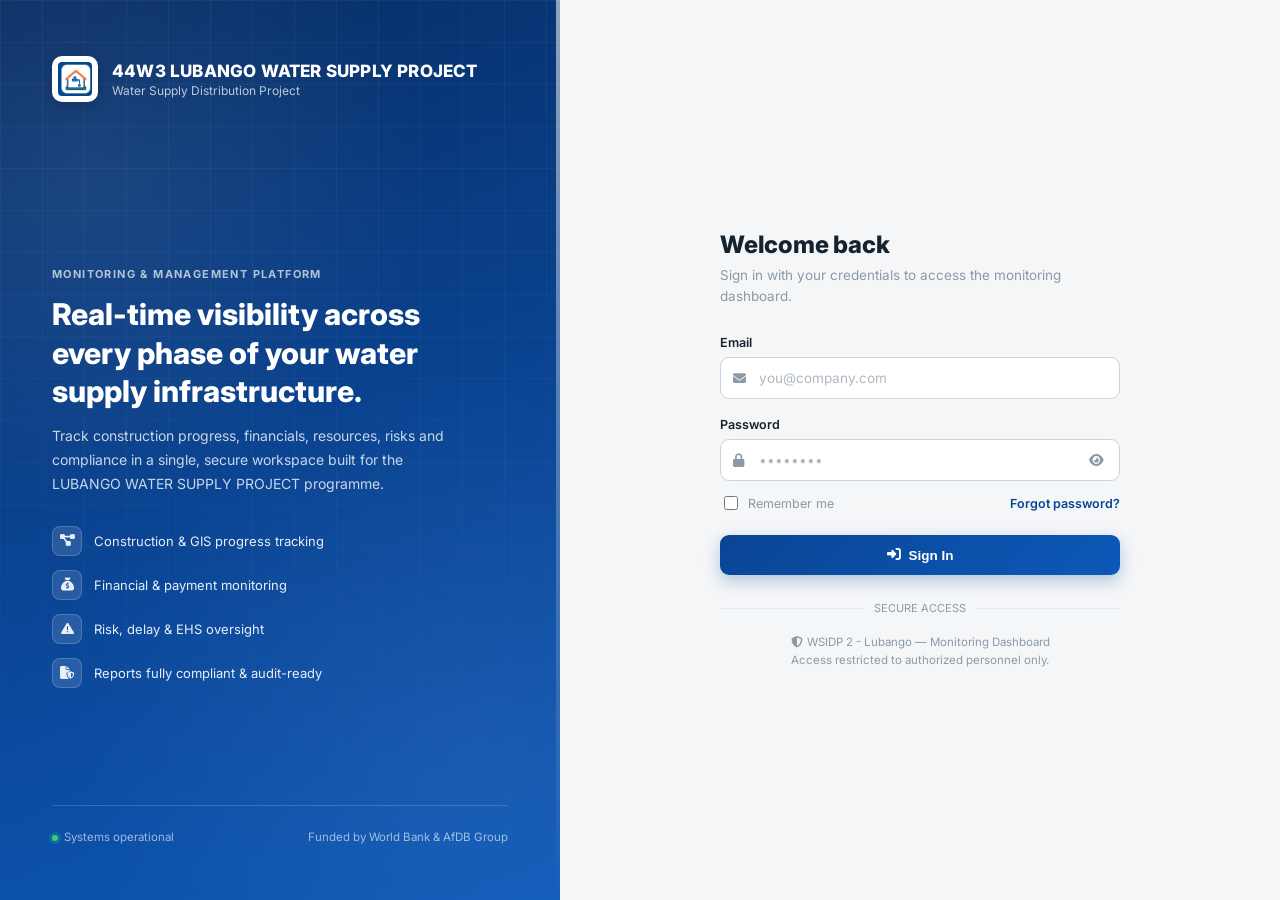
<file: login.html>
<!DOCTYPE html>
<html lang="en">
<head>
<meta charset="UTF-8" />
<meta name="viewport" content="width=device-width, initial-scale=1.0" />
<title>Sign In — 44W3_ LUBANGO WATER SUPPLY PROJECT | Water Supply Distribution Project</title>

<link rel="preconnect" href="https://fonts.googleapis.com">
<link href="https://fonts.googleapis.com/css2?family=Inter:wght@400;500;600;700;800&display=swap" rel="stylesheet">
<link rel="stylesheet" href="https://cdnjs.cloudflare.com/ajax/libs/font-awesome/6.5.1/css/all.min.css">
<link rel="stylesheet" href="css/styles.css">

<style>
  /* ============================================================
     Scoped to this page only — same variables styles.css already
     defines elsewhere (see settings.html for the same pattern).
     ============================================================ */

  * { box-sizing: border-box; }

  body[data-page="login"] {
    min-height: 100vh;
    margin: 0;
    display: flex;
    font-family: 'Inter', var(--font-base, -apple-system, sans-serif);
    background: var(--bg-page, #F4F6F8);
  }

  .auth-shell {
    display: flex;
    width: 100%;
    min-height: 100vh;
  }

  /* ---------- Left brand panel ---------- */
  .auth-brandpanel {
    position: relative;
    flex: 1 1 46%;
    max-width: 560px;
    display: flex;
    flex-direction: column;
    justify-content: space-between;
    padding: 56px 52px;
    color: #fff;
    background:
      radial-gradient(circle at 15% 20%, rgba(255,255,255,0.08) 0%, rgba(255,255,255,0) 40%),
      radial-gradient(circle at 85% 85%, rgba(255,255,255,0.06) 0%, rgba(255,255,255,0) 45%),
      linear-gradient(160deg, var(--color-primary-dark, #062B5C) 0%, var(--color-primary, #0A4595) 55%, #0C58B8 100%);
    overflow: hidden;
  }
  .auth-brandpanel::before {
    /* subtle geometric grid texture */
    content: "";
    position: absolute;
    inset: 0;
    background-image:
      linear-gradient(rgba(255,255,255,0.05) 1px, transparent 1px),
      linear-gradient(90deg, rgba(255,255,255,0.05) 1px, transparent 1px);
    background-size: 42px 42px;
    mask-image: linear-gradient(180deg, rgba(0,0,0,0.9), rgba(0,0,0,0.15));
    pointer-events: none;
  }
  .auth-brandpanel::after {
    /* thin accent line down the right edge for structure */
    content: "";
    position: absolute;
    top: 0; right: 0; bottom: 0;
    width: 4px;
    background: linear-gradient(180deg, rgba(255,255,255,0.55), rgba(255,255,255,0));
  }

  .auth-brandpanel__top { position: relative; z-index: 1; }
  .auth-brandpanel__mid { position: relative; z-index: 1; margin-top: 44px; }
  .auth-brandpanel__bottom { position: relative; z-index: 1; }

  .auth-brand-logo {
    display: flex;
    align-items: center;
    gap: 14px;
  }
  .auth-brand-logo img {
    width: 46px;
    height: 46px;
    object-fit: contain;
    background: #fff;
    border-radius: 10px;
    padding: 6px;
    box-shadow: 0 4px 14px rgba(0,0,0,0.18);
  }
  .auth-brand-logo .name { font-weight: 800; font-size: 17px; letter-spacing: 0.2px; }
  .auth-brand-logo .sub { font-size: 12px; color: rgba(255,255,255,0.72); margin-top: 2px; }

  .auth-brandpanel__eyebrow {
    display: inline-block;
    font-size: 11px;
    font-weight: 700;
    letter-spacing: 1.4px;
    text-transform: uppercase;
    color: rgba(255,255,255,0.68);
    margin-bottom: 14px;
  }
  .auth-brandpanel__title {
    font-size: 30px;
    font-weight: 800;
    line-height: 1.28;
    margin: 0 0 14px;
    max-width: 420px;
  }
  .auth-brandpanel__desc {
    font-size: 14px;
    line-height: 1.7;
    color: rgba(255,255,255,0.78);
    max-width: 400px;
    margin: 0 0 30px;
  }

  .auth-feature-list { list-style: none; margin: 0; padding: 0; display: flex; flex-direction: column; gap: 14px; }
  .auth-feature-list li {
    display: flex; align-items: center; gap: 12px;
    font-size: 13px; color: rgba(255,255,255,0.9);
  }
  .auth-feature-list i {
    width: 30px; height: 30px; flex: 0 0 30px;
    display: flex; align-items: center; justify-content: center;
    background: rgba(255,255,255,0.12);
    border: 1px solid rgba(255,255,255,0.18);
    border-radius: 8px;
    font-size: 13px;
  }

  .auth-brandpanel__bottom {
    display: flex;
    align-items: center;
    justify-content: space-between;
    padding-top: 24px;
    border-top: 1px solid rgba(255,255,255,0.16);
    font-size: 11.5px;
    color: rgba(255,255,255,0.6);
  }
  .auth-brandpanel__bottom span.dot {
    display: inline-block; width: 6px; height: 6px; border-radius: 50%;
    background: #33D17A; margin-right: 6px; box-shadow: 0 0 0 3px rgba(51,209,122,0.2);
  }

  /* ---------- Right form panel ---------- */
  .auth-formpanel {
    flex: 1 1 54%;
    display: flex;
    align-items: center;
    justify-content: center;
    padding: 40px 24px;
    background: var(--bg-page, #F4F6F8);
  }

  .auth-card {
    width: 100%;
    max-width: 400px;
  }

  .auth-card__logo-mobile {
    display: none;
    align-items: center;
    gap: 10px;
    margin-bottom: 28px;
  }
  .auth-card__logo-mobile img {
    width: 40px; height: 40px; object-fit: contain;
    border-radius: 9px; background: #fff;
    border: 1px solid var(--border-color, #E3E7EB);
    padding: 5px;
  }
  .auth-card__logo-mobile .name { font-weight: 800; font-size: 14.5px; color: var(--text-primary, #16232F); }
  .auth-card__logo-mobile .sub { font-size: 11px; color: var(--text-muted, #8C9AA8); }

  .auth-title { font-size: 24px; font-weight: 800; color: var(--text-primary, #16232F); margin: 0 0 6px; letter-spacing: -0.2px; }
  .auth-subtitle { font-size: 13.5px; color: var(--text-muted, #8C9AA8); margin: 0 0 28px; line-height: 1.55; }

  .auth-field { margin-bottom: 18px; }
  .auth-field label {
    display: block; font-size: 12.5px; font-weight: 600;
    color: var(--text-primary, #16232F); margin-bottom: 7px;
  }
  .auth-input-wrap { position: relative; }
  .auth-input-wrap i.auth-input-icon {
    position: absolute; left: 13px; top: 50%; transform: translateY(-50%);
    font-size: 13px; color: var(--text-muted, #8C9AA8);
    pointer-events: none;
  }
  .auth-field input {
    width: 100%;
    padding: 12px 14px 12px 38px;
    font-size: 13.5px; font-family: inherit;
    border: 1px solid var(--border-color-strong, #C7CED6);
    border-radius: 9px; outline: none;
    background: #fff;
    color: var(--text-primary, #16232F);
    transition: border-color 150ms ease, box-shadow 150ms ease;
  }
  .auth-field input:focus {
    border-color: var(--color-primary, #0A4595);
    box-shadow: 0 0 0 3px rgba(10, 69, 149, 0.12);
  }
  .auth-field input::placeholder { color: #AEB8C2; }

  .auth-toggle-pass {
    position: absolute; right: 12px; top: 50%; transform: translateY(-50%);
    background: none; border: none; cursor: pointer;
    font-size: 13px; color: var(--text-muted, #8C9AA8);
    padding: 4px;
  }
  .auth-toggle-pass:hover { color: var(--color-primary, #0A4595); }

  .auth-row-between {
    display: flex; align-items: center; justify-content: space-between;
    margin: -6px 0 22px;
    font-size: 12.5px;
  }
  .auth-remember { display: flex; align-items: center; gap: 7px; color: var(--text-muted, #8C9AA8); }
  .auth-remember input { width: 14px; height: 14px; accent-color: var(--color-primary, #0A4595); cursor: pointer; }
  .auth-forgot { color: var(--color-primary, #0A4595); text-decoration: none; font-weight: 600; }
  .auth-forgot:hover { text-decoration: underline; }

  .auth-submit {
    width: 100%; padding: 12.5px; font-size: 13.5px; font-weight: 700;
    color: #fff;
    background: linear-gradient(135deg, var(--color-primary, #0A4595), #0C58B8);
    border: none; border-radius: 9px; cursor: pointer;
    display: flex; align-items: center; justify-content: center; gap: 8px;
    box-shadow: 0 6px 16px rgba(10, 69, 149, 0.28);
    transition: opacity 150ms ease, transform 150ms ease;
  }
  .auth-submit:hover:not(:disabled) { transform: translateY(-1px); }
  .auth-submit:disabled { opacity: 0.65; cursor: not-allowed; transform: none; }

  .auth-error {
    display: none;
    align-items: center; gap: 8px;
    background: var(--color-critical-light, #FBE7E5);
    color: var(--color-critical, #C0392B);
    font-size: 12.5px; padding: 11px 13px; border-radius: 9px;
    margin-bottom: 18px;
  }
  .auth-error.visible { display: flex; }

  .auth-divider { display: flex; align-items: center; gap: 10px; margin: 26px 0 18px; }
  .auth-divider::before, .auth-divider::after { content: ""; flex: 1; height: 1px; background: var(--border-color, #E3E7EB); }
  .auth-divider span { font-size: 11px; color: var(--text-muted, #8C9AA8); }

  .auth-footer { text-align: center; margin-top: 6px; font-size: 11.5px; color: var(--text-muted, #8C9AA8); line-height: 1.6; }
  .auth-footer i { margin-right: 4px; }

  @media (max-width: 960px) {
    .auth-brandpanel { display: none; }
    .auth-formpanel { flex: 1 1 100%; }
    .auth-card__logo-mobile { display: flex; }
  }

  @media (max-width: 420px) {
    .auth-formpanel { padding: 32px 18px; }
  }
</style>
</head>
<body data-page="login">

<div class="auth-shell">

  <!-- ============== Left brand panel (hidden on small screens) ============== -->
  <aside class="auth-brandpanel">
    <div class="auth-brandpanel__top">
      <div class="auth-brand-logo">
        <img src="assets/images/pdisa-logo.png" alt="PDISA Logo" />
        <div>
          <div class="name">44W3 LUBANGO WATER SUPPLY PROJECT</div>
          <div class="sub">Water Supply Distribution Project</div>
        </div>
      </div>
    </div>

    <div class="auth-brandpanel__mid">
      <span class="auth-brandpanel__eyebrow">Monitoring &amp; Management Platform</span>
      <h1 class="auth-brandpanel__title">Real-time visibility across every phase of your water supply infrastructure.</h1>
      <p class="auth-brandpanel__desc">
        Track construction progress, financials, resources, risks and compliance in a single,
        secure workspace built for the LUBANGO WATER SUPPLY PROJECT programme.
      </p>

      <ul class="auth-feature-list">
        <li><i class="fa-solid fa-diagram-project"></i> Construction &amp; GIS progress tracking</li>
        <li><i class="fa-solid fa-sack-dollar"></i> Financial &amp; payment monitoring</li>
        <li><i class="fa-solid fa-triangle-exclamation"></i> Risk, delay &amp; EHS oversight</li>
        <li><i class="fa-solid fa-file-shield"></i> Reports fully compliant &amp; audit-ready</li>
      </ul>
    </div>

    <div class="auth-brandpanel__bottom">
      <div><span class="dot"></span>Systems operational</div>
      <div>Funded by World Bank &amp; AfDB Group</div>
    </div>
  </aside>

  <!-- ============== Right form panel ============== -->
  <main class="auth-formpanel">
    <div class="auth-card">

      <div class="auth-card__logo-mobile">
        <img src="assets/images/pdisa-logo.png" alt="PDISA Logo" />
        <div>
          <div class="name">PDISA WSDP</div>
          <div class="sub">Water Supply Distribution</div>
        </div>
      </div>

      <h1 class="auth-title">Welcome back</h1>
      <p class="auth-subtitle">Sign in with your credentials to access the monitoring dashboard.</p>

      <div class="auth-error" id="authError"><i class="fa-solid fa-circle-exclamation"></i><span id="authErrorText"></span></div>

      <form id="loginForm" novalidate>
        <div class="auth-field">
          <label for="email">Email</label>
          <div class="auth-input-wrap">
            <i class="fa-solid fa-envelope auth-input-icon"></i>
            <input type="email" id="email" name="email" autocomplete="username" placeholder="you@company.com" required />
          </div>
        </div>

        <div class="auth-field">
          <label for="password">Password</label>
          <div class="auth-input-wrap">
            <i class="fa-solid fa-lock auth-input-icon"></i>
            <input type="password" id="password" name="password" autocomplete="current-password" placeholder="••••••••" required />
            <button type="button" class="auth-toggle-pass" id="togglePassBtn" aria-label="Show password" tabindex="-1">
              <i class="fa-solid fa-eye"></i>
            </button>
          </div>
        </div>

        <div class="auth-row-between">
          <label class="auth-remember">
            <input type="checkbox" id="rememberMe" /> Remember me
          </label>
          <a href="#" class="auth-forgot">Forgot password?</a>
        </div>

        <button type="submit" class="auth-submit" id="loginSubmitBtn">
          <i class="fa-solid fa-right-to-bracket"></i> Sign In
        </button>
      </form>

      <div class="auth-divider"><span>SECURE ACCESS</span></div>

      <div class="auth-footer">
        <i class="fa-solid fa-shield-halved"></i>WSIDP 2 - Lubango — Monitoring Dashboard<br>
        Access restricted to authorized personnel only.
      </div>
    </div>
  </main>

</div>

<script src="js/api.js"></script>
<script src="js/i18n.js"></script>
<script>
  (function () {
    "use strict";

    // If a valid session already exists (e.g. user navigated back to
    // /login.html manually), skip straight to the dashboard instead of
    // showing the form again.
    window.WSDP_API.restoreSession().then(function (user) {
      if (user) window.location.href = "index.html";
    });

    var form = document.getElementById("loginForm");
    var errorBox = document.getElementById("authError");
    var errorText = document.getElementById("authErrorText");
    var submitBtn = document.getElementById("loginSubmitBtn");
    var toggleBtn = document.getElementById("togglePassBtn");
    var passwordInput = document.getElementById("password");

    function showError(message) {
      errorText.textContent = message;
      errorBox.classList.add("visible");
    }
    function hideError() {
      errorBox.classList.remove("visible");
    }

    // Show / hide password — purely cosmetic, does not affect submit logic.
    toggleBtn.addEventListener("click", function () {
      var isPass = passwordInput.getAttribute("type") === "password";
      passwordInput.setAttribute("type", isPass ? "text" : "password");
      toggleBtn.innerHTML = isPass
        ? '<i class="fa-solid fa-eye-slash"></i>'
        : '<i class="fa-solid fa-eye"></i>';
      toggleBtn.setAttribute("aria-label", isPass ? "Hide password" : "Show password");
    });

    form.addEventListener("submit", function (e) {
      e.preventDefault();
      hideError();

      var email = document.getElementById("email").value.trim();
      var password = document.getElementById("password").value;

      submitBtn.disabled = true;
      submitBtn.innerHTML = '<i class="fa-solid fa-spinner fa-spin"></i> Signing in…';

      window.WSDP_API.login(email, password)
        .then(async function () {
          const result = await window.WSDP_API.request(
            "GET",
            "/projects"
          );

          if (result.data?.length) {
            localStorage.setItem(
              "current_project",
              JSON.stringify(result.data[0])
            );
          }

          window.location.href = "index.html";
        })
        .catch(function (err) {
          if (err.status === 423) {
            showError(err.message || "Account temporarily locked. Try again later.");
          } else if (err.status === 429) {
            showError("Too many attempts. Please wait a moment and try again.");
          } else {
            showError(err.message || "Invalid email or password.");
          }
          submitBtn.disabled = false;
          submitBtn.innerHTML = '<i class="fa-solid fa-right-to-bracket"></i> Sign In';
        });
    });
  })();
</script>
</body>
</html>
</file>
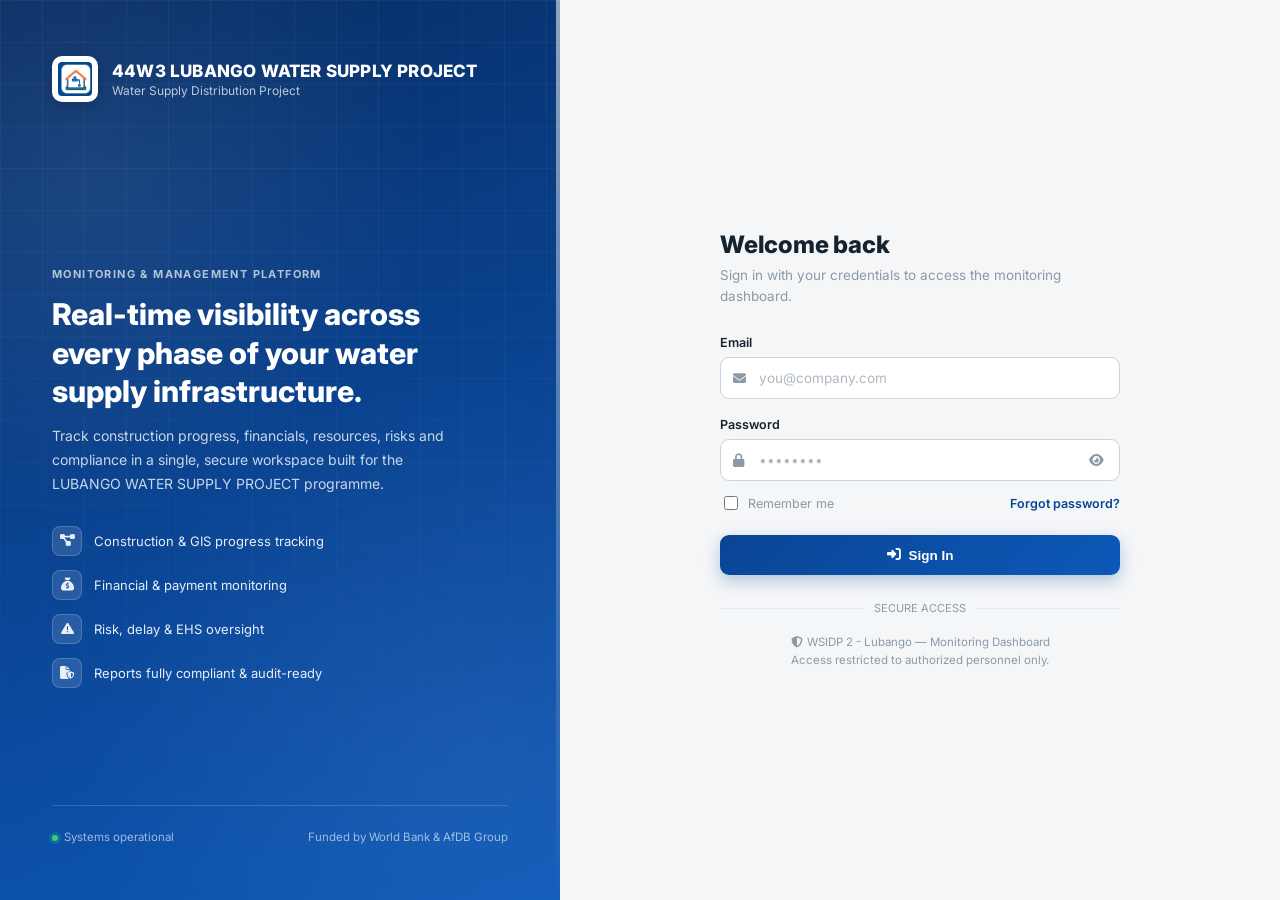
<file: project-overview.html>
<!DOCTYPE html>
<html lang="en">
<head>
<meta charset="UTF-8" />
<meta name="viewport" content="width=device-width, initial-scale=1.0" />
<title>Project Overview — Water Supply Distribution Project</title>
<meta name="description" content="Project overview for the Water Supply Distribution Project." />
<link rel="preconnect" href="https://fonts.googleapis.com">
<link href="https://fonts.googleapis.com/css2?family=Inter:wght@400;500;600;700;800&display=swap" rel="stylesheet">
<link rel="stylesheet" href="https://cdnjs.cloudflare.com/ajax/libs/font-awesome/6.5.1/css/all.min.css">
<link rel="stylesheet" href="css/styles.css">
</head>
<body data-page="overview">

<script>
  window.WSDP_PAGE = {
    title: "Project Overview",
    breadcrumb: "Water Supply Distribution Project <span class=\"separator\">/</span> Project Overview",
    statusClass: "status-pill--warning",
    statusText: "At Risk — Schedule"
  };
</script>

<div class="app-shell">
  <aside class="sidebar" id="sidebarMount"></aside>

  <div class="main-column">
    <header class="topbar" id="topbarMount"></header>

    <main class="main-content">

      <div class="section-heading">
        <h2>Project Snapshot</h2>
        <span class="section-sub">Scope, contract, and key parties at a glance</span>
      </div>

      <div class="grid grid-12">
        <div class="card col-span-12">
          <div class="card-header"><h3>Project Information</h3></div>
          <div class="card-body">
            <div class="forecast-row"><span class="forecast-label">Project Name</span><span class="forecast-value">Design and Construction of Network and Home Connections for Peri-Urban Areas in the City of Lubango</span></div>
            <div class="forecast-row"><span class="forecast-label">Client</span><span class="forecast-value" style="text-align:right;">SECOND WATER SECTOR INSTITUTIONAL DEVELOPMENT PROJECT (WSIDP 2), FINANCIAL AND CONTRACT MANAGEMENT UNIT (FCMU-WB/AFD), MINISTRY OF ENERGY AND WATER (MINEA), REPUBLIC OF ANGOLA</span></div>
            <div class="forecast-row"><span class="forecast-label">Project Type</span><span class="forecast-value">Water Supply Distribution — Pipe Laying, Home Connections &amp; Ancillary Works</span></div>
            <div class="forecast-row"><span class="forecast-label">Total Pipeline Length (Contract)</span><span class="forecast-value">70.00 km</span></div>
            <div class="forecast-row"><span class="forecast-label">Total House Connections (Contract)</span><span class="forecast-value">5,000 nos.</span></div>
            <div class="forecast-row"><span class="forecast-label">Contract Start Date</span><span class="forecast-value">02 Dec 2023</span></div>
            <div class="forecast-row"><span class="forecast-label">Construction Commencement Date</span><span class="forecast-value">03 Jul 2025</span></div>
            <div class="forecast-row"><span class="forecast-label">Completion of Construction</span><span class="forecast-value" style="color:var(--color-warning);">07 Jan 2027</span></div>
            <div class="forecast-row"><span class="forecast-label">Current Overall Physical Progress</span><span class="forecast-value">17%</span></div>
          </div>
        </div>
      </div>

      <div class="section-heading">
        <h2>Project Information Panel</h2>
        <span class="section-sub">Contract parties, dates, advance payment and securities</span>
      </div>

      <div class="grid grid-12">
        <div class="card col-span-12">
          <div class="card-header">
            <h3>Contract Information</h3>
          </div>
          <div class="card-body">
            <div class="grid grid-3">

              <!-- ROW 1 -->

              <div class="kpi-card" style="padding:0;box-shadow:none;border:0;background:transparent;">
                <div class="kpi-card__label" style="margin-bottom:4px;">Client</div>
                <div style="font-weight:700;">
                  SECOND WATER SECTOR INSTITUTIONAL DEVELOPMENT PROJECT (WSIDP 2), FINANCIAL AND CONTRACT MANAGEMENT UNIT (FCMU-WB/AFD), MINISTRY OF ENERGY AND WATER (MINEA), REPUBLIC OF ANGOLA
                </div>
              </div>

              <div class="kpi-card" style="padding:0;box-shadow:none;border:0;background:transparent;">
                <div class="kpi-card__label" style="margin-bottom:4px;">Contractor</div>
                <div style="font-weight:700;">
                  China Tiesiju Civil Engineering Group Co. Ltd. (CTCE)
                </div>
              </div>

              <div class="kpi-card" style="padding:0;box-shadow:none;border:0;background:transparent;">
                <div class="kpi-card__label" style="margin-bottom:4px;">Consultant</div>
                <div style="font-weight:700;">
                  Asian Consulting Enterprises Pte. Ltd. JV with Asian Consulting Engineers Pvt. Ltd.
                </div>
              </div>


              <!-- ROW 2 -->

              <div class="kpi-card" style="padding:0;box-shadow:none;border:0;background:transparent;">
                <div class="kpi-card__label" style="margin-bottom:4px;">Contract Start Date</div>
                <div style="font-weight:700;">02 Dec 2023</div>
              </div>

              <div class="kpi-card" style="padding:0;box-shadow:none;border:0;background:transparent;">
                <div class="kpi-card__label" style="margin-bottom:4px;">Contract End Date</div>
                <div style="font-weight:700;">07 Jan 2027</div>
              </div>

              <div class="kpi-card" style="padding:0;box-shadow:none;border:0;background:transparent;">
                <div class="kpi-card__label" style="margin-bottom:4px;">Revised Completion Date</div>
                <div style="font-weight:700;color:var(--text-muted);">-</div>
              </div>


              <!-- ROW 3 -->

              <div class="kpi-card" style="padding:0;box-shadow:none;border:0;background:transparent;">
                <div class="kpi-card__label" style="margin-bottom:4px;">Performance Guarantee</div>
                <div style="font-weight:700;">
                  Bank of China · USD 559,970.45 · Valid up to 31 Dec 2026
                </div>
              </div>

              <div class="kpi-card" style="padding:0;box-shadow:none;border:0;background:transparent;">
                <div class="kpi-card__label" style="margin-bottom:4px;">Advance Payment Guarantee</div>
                <div style="font-weight:700;">20% of the Accepted contract amount with Provisional Sum. Employer claimed - 156,248.79 USD against IPC-01 out of 1,119,940.90 USD. Remaining - 963,692.11 USD.</div>
              </div>

              <div class="kpi-card" style="padding:0;box-shadow:none;border:0;background:transparent;">
                <div class="kpi-card__label" style="margin-bottom:4px;">Advance Payment %</div>
                <div style="font-weight:700;">20%</div>
              </div>

            </div>
          </div>
        </div>
      </div>

      <div class="section-heading">
        <h2>Key Stakeholders</h2>
        <span class="section-sub">Roles &amp; responsibilities</span>
      </div>

      <div class="grid grid-4">
        <div class="card"><div class="card-body">
          <div class="kpi-card__icon icon-tone-blue" style="margin-bottom:12px;"><i class="fa-solid fa-building-columns"></i></div>
          <div class="kpi-card__label" style="margin-bottom:4px;">Client / Owner</div>
          <div style="font-weight:700;">SECOND WATER SECTOR INSTITUTIONAL DEVELOPMENT PROJECT (WSIDP 2), FINANCIAL AND CONTRACT MANAGEMENT UNIT (FCMU-WB/AFD), MINISTRY OF ENERGY AND WATER (MINEA), REPUBLIC OF ANGOLA</div>
        </div></div>
        <div class="card"><div class="card-body">
          <div class="kpi-card__icon icon-tone-teal" style="margin-bottom:12px;"><i class="fa-solid fa-helmet-safety"></i></div>
          <div class="kpi-card__label" style="margin-bottom:4px;">Contractor</div>
          <div style="font-weight:700;">China Tiesiju Civil Engineering Group Co. Ltd. (CTCE)</div>
        </div></div>
        <div class="card"><div class="card-body">
          <div class="kpi-card__icon icon-tone-green" style="margin-bottom:12px;"><i class="fa-solid fa-user-tie"></i></div>
          <div class="kpi-card__label" style="margin-bottom:4px;">Consultant</div>
          <div style="font-weight:700;">Asian Consulting Enterprises Pte. Ltd. JV with Asian Consulting Engineers Pvt. Ltd.</div>
        </div></div>
        <div class="card"><div class="card-body">
          <div class="kpi-card__icon icon-tone-amber" style="margin-bottom:12px;"><i class="fa-solid fa-coins"></i></div>
          <div class="kpi-card__label" style="margin-bottom:4px;">Funding Agency</div>
          <div style="font-weight:700;">World Bank and Agence Française de Développement (WBAFD)</div>
        </div></div>
      </div>

      <div class="section-heading">
        <h2>Explore the Dashboard</h2>
        <span class="section-sub">Jump to a module</span>
      </div>

      <div class="grid grid-4">
        <a class="card kpi-card" href="construction-progress.html">
          <div class="kpi-card__icon icon-tone-blue"><i class="fa-solid fa-diagram-project"></i></div>
          <div style="font-weight:700;margin-top:8px;">Construction Progress</div>
          <div style="font-size:12.5px;color:var(--text-muted);">Pipeline, connections, testing</div>
        </a>
        <a class="card kpi-card" href="gis-map.html">
          <div class="kpi-card__icon icon-tone-teal"><i class="fa-solid fa-map-location-dot"></i></div>
          <div style="font-weight:700;margin-top:8px;">GIS Map</div>
          <div style="font-size:12.5px;color:var(--text-muted);">Corridor &amp; site locations</div>
        </a>
        <a class="card kpi-card" href="financial-dashboard.html">
          <div class="kpi-card__icon icon-tone-green"><i class="fa-solid fa-sack-dollar"></i></div>
          <div style="font-weight:700;margin-top:8px;">Financial Dashboard</div>
          <div style="font-size:12.5px;color:var(--text-muted);">IPCs, cash flow, budget</div>
        </a>
        <a class="card kpi-card" href="reports.html">
          <div class="kpi-card__icon icon-tone-amber"><i class="fa-solid fa-file-export"></i></div>
          <div style="font-weight:700;margin-top:8px;">Reports</div>
          <div style="font-size:12.5px;color:var(--text-muted);">Monthly report exports</div>
        </a>
      </div>

    </main>

    <footer style="text-align:center;padding:24px;color:var(--text-muted);font-size:12px;">
      Water Supply Distribution Project — Monitoring Dashboard 
    </footer>
  </div>
</div>

<script src="js/api.js"></script>
<script src="js/i18n.js"></script>
<script src="js/shell.js"></script>
<script src="js/main.js"></script>
<script src="js/project-overview.js"></script>
</body>
</html>
</file>
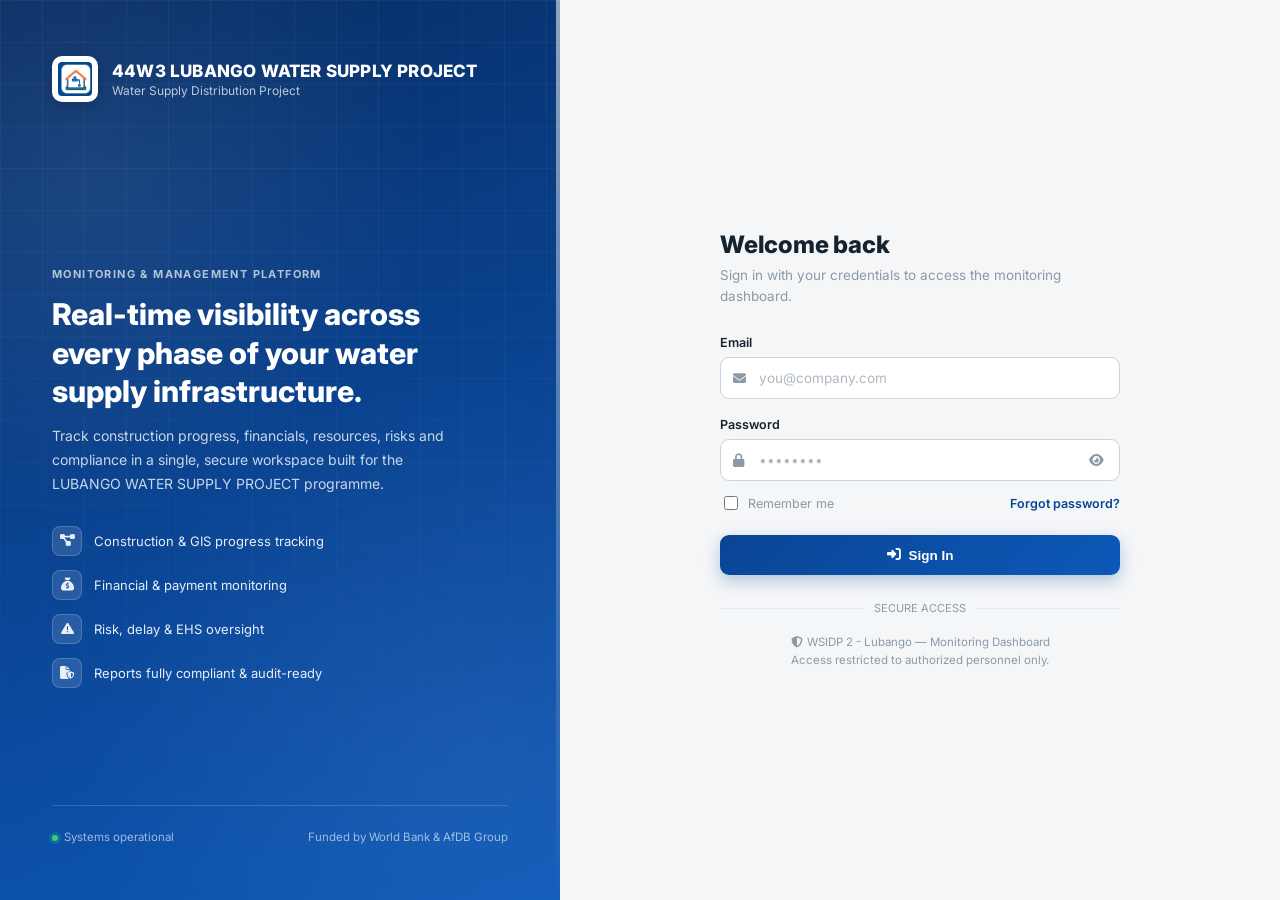
<file: reports.html>
<!DOCTYPE html>
<html lang="en">
<head>
<meta charset="UTF-8" />
<meta name="viewport" content="width=device-width, initial-scale=1.0" />
<title>Reports — Water Supply Distribution Project</title>
<link rel="preconnect" href="https://fonts.googleapis.com">
<link href="https://fonts.googleapis.com/css2?family=Inter:wght@400;500;600;700;800&display=swap" rel="stylesheet">
<link rel="stylesheet" href="css/styles.css">

<style>
  .reports-toolbar {
    display: flex;
    align-items: center;
    justify-content: space-between;
    gap: 16px;
    margin-bottom: 16px;
    flex-wrap: wrap;
  }

  .reports-project-label {
    font-size: 13px;
    color: var(--text-secondary);
  }

  .reports-project-label strong {
    color: var(--text-primary);
  }

  .reports-toolbar-right {
    display: flex;
    align-items: center;
    gap: 12px;
    flex-wrap: wrap;
    justify-content: flex-end;
  }

  .reports-action-group {
    display: flex;
    align-items: center;
    gap: 8px;
    flex-wrap: wrap;
  }

  .reports-action-btn {
    border: 1px solid var(--border-color);
    background: var(--bg-card);
    color: var(--text-secondary);
    border-radius: 8px;
    padding: 8px 12px;
    font-size: 12px;
    font-weight: 700;
    cursor: pointer;
    transition: border-color var(--transition-base), color var(--transition-base), background var(--transition-base);
  }

  .reports-action-btn:hover {
    border-color: var(--color-primary);
    color: var(--color-primary);
  }

  .reports-action-btn:disabled {
    opacity: 0.55;
    cursor: not-allowed;
  }

  .reports-import-input {
    display: none;
  }

  .reports-form-grid {
    display: grid;
    grid-template-columns: repeat(3, minmax(0, 1fr));
    gap: 14px;
  }

  .reports-form-grid .full {
    grid-column: 1 / -1;
  }

  .form-field label {
    display: block;
    font-size: 12px;
    font-weight: 700;
    color: var(--text-secondary);
    margin-bottom: 6px;
  }

  .form-field input,
  .form-field select,
  .form-field textarea {
    width: 100%;
    border: 1px solid var(--border-color);
    background: var(--bg-card);
    color: var(--text-primary);
    border-radius: 8px;
    padding: 9px 10px;
    font: inherit;
    font-size: 13px;
  }

  .form-field textarea {
    min-height: 80px;
    resize: vertical;
  }

  .form-actions {
    display: flex;
    gap: 10px;
    margin-top: 16px;
    flex-wrap: wrap;
  }

  .export-btn,
  .table-action-btn {
    border: 1px solid var(--border-color);
    background: var(--bg-card);
    padding: 6px 10px;
    border-radius: 8px;
    font-size: 12px;
    font-weight: 600;
    cursor: pointer;
    color: var(--text-secondary);
    transition: border-color var(--transition-base), color var(--transition-base);
    margin-left: 4px;
  }

  .export-btn:hover,
  .table-action-btn:hover {
    border-color: var(--color-primary);
    color: var(--color-primary);
  }

  .table-action-btn.danger:hover {
    border-color: var(--color-critical);
    color: var(--color-critical);
  }

  .table-action-btn.confirm:hover {
    border-color: #2e7d32;
    color: #2e7d32;
  }

  .status-chip {
    display: inline-flex;
    align-items: center;
    border-radius: 999px;
    padding: 3px 8px;
    font-size: 11px;
    font-weight: 700;
    background: rgba(56, 142, 60, 0.12);
    color: #2e7d32;
    text-transform: capitalize;
  }

  .status-chip.draft {
    background: rgba(245, 124, 0, 0.12);
    color: #ef6c00;
  }

  .status-chip.archived {
    background: rgba(84, 110, 122, 0.14);
    color: #455a64;
  }

  .status-chip.approved {
    background: rgba(25, 118, 210, 0.12);
    color: #1565c0;
  }

  .table-empty-message {
    text-align: center;
    color: var(--text-muted);
    padding: 22px;
    font-size: 13px;
  }

  .table-sno-col {
    width: 56px;
    white-space: nowrap;
  }

  .inline-edit-input,
  .inline-edit-select {
    width: 100%;
    min-width: 120px;
    border: 1px solid var(--border-color);
    background: var(--bg-card);
    color: var(--text-primary);
    border-radius: 6px;
    padding: 6px 8px;
    font: inherit;
    font-size: 12px;
  }

  .library-section-heading {
    display: flex;
    align-items: flex-end;
    justify-content: space-between;
    gap: 12px;
    flex-wrap: wrap;
    margin-bottom: 12px;
  }

  @media (max-width: 900px) {
    .reports-form-grid {
      grid-template-columns: 1fr;
    }
  }

    .status-chip.issued {
    background: rgba(56, 142, 60, 0.12);
    color: #00843d;
  }

  .status-chip.pending {
    background: rgba(245, 124, 0, 0.12);
    color: #d98200;
  }

  .status-chip.not-submitted {
    background: rgba(211, 47, 47, 0.12);
    color: #d50000;
  }

  .status-chip.approved-paid {
    background: rgba(56, 142, 60, 0.12);
    color: #00843d;
  }

  .status-chip.certified-submitted {
    background: rgba(21, 101, 192, 0.12);
    color: #004b93;
  }

  .status-chip.under-employer-review {
    background: rgba(21, 101, 192, 0.12);
    color: #004b93;
  }

  .reports-library-section {
    margin-top: 28px;
  }

  .reports-library-section .section-heading {
    margin-bottom: 12px;
  }
</style>
</head>

<body data-page="reports">

<script>
  window.WSDP_PAGE = {
    title: "Reports",
    breadcrumb: "Water Supply Distribution Project <span class=\"separator\">/</span> Reports",
    statusClass: "status-pill--success",
    statusText: "On Schedule — Reporting"
  };
</script>

<div class="app-shell">
  <aside class="sidebar" id="sidebarMount"></aside>

  <div class="main-column">
    <header class="topbar" id="topbarMount"></header>

    <main class="main-content">

      <div class="reports-toolbar">
        <div>
          <div class="section-heading" style="margin-bottom:0;">
            <h2>Reports Management</h2>
            <span class="section-sub">Create, update, export, and delete project reports</span>
          </div>
        </div>

        <div class="reports-toolbar-right">
          <div class="reports-action-group">
            <input
              class="reports-import-input"
              id="reportImportFile"
              type="file"
              accept=".csv,.json,text/csv,application/json"
            >

            <button class="reports-action-btn" type="button" id="importReportsBtn">
              <i class="fa-solid fa-file-import"></i> Import
            </button>

            <button class="reports-action-btn" type="button" id="exportReportsBtn">
              <i class="fa-solid fa-file-export"></i> Export
            </button>
          </div>

          <div class="reports-project-label" id="reportsProjectLabel">
            Project: <strong>Loading…</strong>
          </div>
        </div>
      </div>

      <div class="card">
        <div class="card-body">
          <form id="reportForm">
            <input type="hidden" id="reportId">

            <div class="reports-form-grid">
              <div class="form-field">
                <label for="reportTitle">Report Title</label>
                <input id="reportTitle" type="text" placeholder="Monthly Progress Report — July 2026" required>
              </div>

              <div class="form-field">
                <label for="reportPeriod">Period</label>
                <input id="reportPeriod" type="text" placeholder="Jul 2026" required>
              </div>

              <div class="form-field">
                <label for="reportModule">Module</label>
                <select id="reportModule">
                  <option value="overall">Overall</option>
                  <option value="construction_progress">Construction Progress</option>
                  <option value="financial_dashboard">Financial Dashboard</option>
                  <option value="resource_dashboard">Resource Dashboard</option>
                  <option value="risk_delay">Risk & Delay</option>
                  <option value="ehs">EHS</option>
                  <option value="gis">GIS</option>
                </select>
              </div>

              <div class="form-field">
                <label for="reportDateFrom">Date From</label>
                <input id="reportDateFrom" type="date">
              </div>

              <div class="form-field">
                <label for="reportDateTo">Date To</label>
                <input id="reportDateTo" type="date">
              </div>

              <div class="form-field">
                <label for="reportGeneratedDate">Generated Date</label>
                <input id="reportGeneratedDate" type="date" required>
              </div>

              <div class="form-field">
                <label for="reportStatus">Status</label>
                <select id="reportStatus">
                  <option value="draft">Draft</option>
                  <option value="generated">Generated</option>
                  <option value="approved">Approved</option>
                  <option value="archived">Archived</option>
                </select>
              </div>

              <div class="form-field full">
                <label for="reportSummary">Summary</label>
                <textarea id="reportSummary" placeholder="Write short report summary..."></textarea>
              </div>
            </div>

            <div class="form-actions">
              <button class="btn-primary" type="submit" id="saveReportBtn">
                <i class="fa-solid fa-floppy-disk"></i> Save Report
              </button>

              <button class="btn-ghost" type="button" id="resetReportFormBtn">
                <i class="fa-solid fa-rotate-left"></i> Reset
              </button>

              <button class="btn-ghost" type="button" id="customReportBtn">
                <i class="fa-solid fa-wand-magic-sparkles"></i> Generate Custom Draft
              </button>
            </div>
          </form>
        </div>
      </div>

      <div class="section-heading">
        <h2>Monthly Progress Reports</h2>
        <span class="section-sub">Stored report records from the project database</span>
      </div>

      <div class="card">
        <div class="card-body table-scroll">
          <table class="data-table">
            <thead>
              <tr>
                <th scope="col" class="table-sno-col">S.No</th>
                <th scope="col">Report</th>
                <th scope="col">Period</th>
                <th scope="col">Module</th>
                <th scope="col">Generated</th>
                <th scope="col">Status</th>
                <th scope="col" style="text-align:right;">Actions</th>
              </tr>
            </thead>

            <tbody id="reportsTableBody">
              <tr>
                <td colspan="7" class="table-empty-message">Loading reports…</td>
              </tr>
            </tbody>
          </table>
        </div>
      </div>

      <div class="reports-library-section">
        <div class="library-section-heading">
          <div class="section-heading" style="margin-bottom:0;">
            <h2>Periodic Reports</h2>
            <span class="section-sub">Formal periodic deliverables linked with the project</span>
          </div>

          <button class="reports-action-btn" type="button" id="addPeriodicReportBtn">
            <i class="fa-solid fa-plus"></i> Add Periodic Report
          </button>
        </div>

        <div class="card">
          <div class="card-body table-scroll">
            <table class="data-table">
              <thead>
                <tr>
                  <th scope="col" class="table-sno-col">S.No</th>
                  <th scope="col">Document</th>
                  <th scope="col">Latest Issue</th>
                  <th scope="col">Status</th>
                  <th scope="col" style="text-align:right;">Actions</th>
                </tr>
              </thead>

              <tbody id="periodicReportsTableBody">
                <tr>
                  <td colspan="5" class="table-empty-message">Loading periodic reports...</td>
                </tr>
              </tbody>
            </table>
          </div>
        </div>
      </div>

      <div class="reports-library-section">
        <div class="library-section-heading">
          <div class="section-heading" style="margin-bottom:0;">
            <h2>Method Statements</h2>
            <span class="section-sub">Approved and pending method statements for construction activities</span>
          </div>

          <button class="reports-action-btn" type="button" id="addMethodStatementBtn">
            <i class="fa-solid fa-plus"></i> Add Method Statement
          </button>
        </div>

        <div class="card">
          <div class="card-body table-scroll">
            <table class="data-table">
              <thead>
                <tr>
                  <th scope="col" class="table-sno-col">S.No</th>
                  <th scope="col">Method Statement</th>
                  <th scope="col">Date</th>
                  <th scope="col">Status</th>
                  <th scope="col" style="text-align:right;">Actions</th>
                </tr>
              </thead>

              <tbody id="methodStatementsTableBody">
                <tr>
                  <td colspan="5" class="table-empty-message">Loading method statements...</td>
                </tr>
              </tbody>
            </table>
          </div>
        </div>
      </div>

    </main>

    <footer style="text-align:center;padding:24px;color:var(--text-muted);font-size:12px;">
      Water Supply Distribution Project — Monitoring Dashboard
    </footer>
  </div>
</div>

<script src="js/api.js"></script>
<script src="js/i18n.js"></script>
<script src="js/shell.js"></script>
<script src="js/main.js"></script>
<script src="js/reports.js"></script>
</body>
</html>
</file>
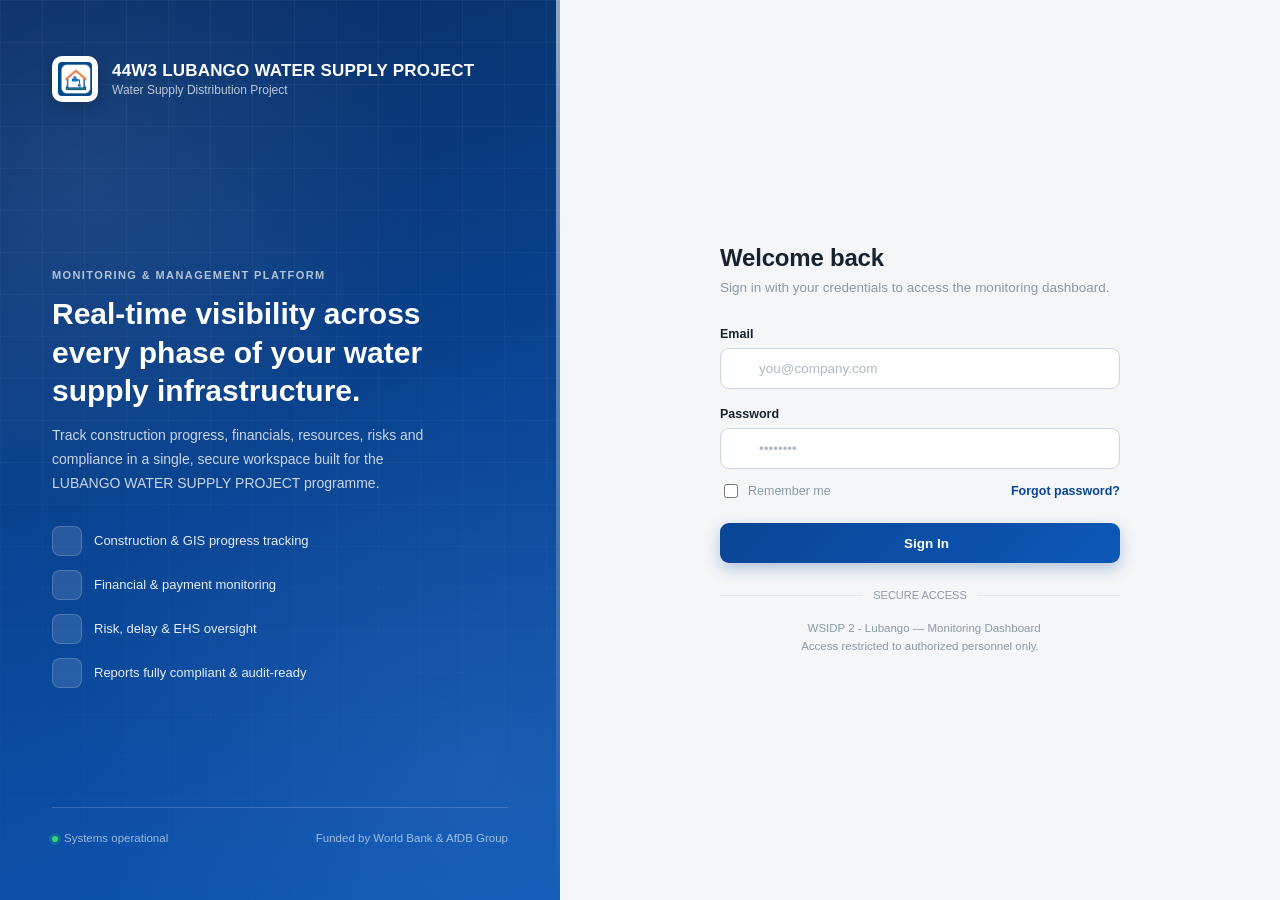
<file: settings.html>
<!DOCTYPE html>
<html lang="en">
<head>
<meta charset="UTF-8" />
<meta name="viewport" content="width=device-width, initial-scale=1.0" />
<title>Settings — Water Supply Distribution Project</title>
<link rel="preconnect" href="https://fonts.googleapis.com">
<link href="https://fonts.googleapis.com/css2?family=Inter:wght@400;500;600;700;800&display=swap" rel="stylesheet">
<link rel="stylesheet" href="https://cdnjs.cloudflare.com/ajax/libs/font-awesome/6.5.1/css/all.min.css">
<link rel="stylesheet" href="css/styles.css">
<style>
  .settings-row { display:flex; align-items:center; justify-content:space-between; padding: var(--sp-4) 0; border-bottom:1px solid var(--border-color); }
  .settings-row:last-child { border-bottom:none; }
  .settings-row .label { font-size:13.5px; font-weight:600; color:var(--text-primary); }
  .settings-row .desc { font-size:12px; color:var(--text-muted); margin-top:2px; }
  .switch { position:relative; width:42px; height:24px; }
  .switch input { opacity:0; width:0; height:0; }
  .switch .slider { position:absolute; inset:0; background:var(--border-color-strong); border-radius:20px; cursor:pointer; transition: background var(--transition-base); }
  .switch .slider::before { content:""; position:absolute; width:18px; height:18px; left:3px; top:3px; background:#fff; border-radius:50%; transition: transform var(--transition-base); }
  .switch input:checked + .slider { background: var(--color-primary); }
  .switch input:checked + .slider::before { transform: translateX(18px); }
</style>
</head>
<body data-page="settings">

<script>
  window.WSDP_PAGE = {
    title: "Settings",
    breadcrumb: "Water Supply Distribution Project <span class=\"separator\">/</span> Settings",
    statusClass: "status-pill--success",
    statusText: "System Normal"
  };
</script>

<div class="app-shell">
  <aside class="sidebar" id="sidebarMount"></aside>

  <div class="main-column">
    <header class="topbar" id="topbarMount"></header>

    <main class="main-content">

      <div class="section-heading"><h2>Appearance</h2><span class="section-sub">Theme &amp; display</span></div>
      <div class="card"><div class="card-body">
        <div class="settings-row">
          <div><div class="label">Dark Mode</div><div class="desc">Also toggleable from the moon/sun icon in the header</div></div>
          <label class="switch"><input type="checkbox" id="darkModeSettingToggle"><span class="slider"></span></label>
        </div>
        <div class="settings-row">
          <div><div class="label">Collapsed Sidebar by Default</div><div class="desc">Start with icons-only navigation</div></div>
          <label class="switch"><input type="checkbox" id="collapsedDefaultToggle"><span class="slider"></span></label>
        </div>
      </div></div>

      <div class="section-heading"><h2>Notifications</h2><span class="section-sub">Alerts &amp; email digests</span></div>
      <div class="card"><div class="card-body">
        <div class="settings-row"><div><div class="label">Critical Alerts</div><div class="desc">Safety incidents, NOC delays, stock breaches</div></div><label class="switch"><input type="checkbox" class="pref-toggle" data-label="Critical alerts" checked><span class="slider"></span></label></div>
        <div class="settings-row"><div><div class="label">Weekly Digest Email</div><div class="desc">Summary sent every Monday 8:00 AM</div></div><label class="switch"><input type="checkbox" class="pref-toggle" data-label="Weekly digest email" checked><span class="slider"></span></label></div>
        <div class="settings-row"><div><div class="label">IPC Status Changes</div><div class="desc">Notify Finance team on submission/receipt</div></div><label class="switch"><input type="checkbox" class="pref-toggle" data-label="IPC status notifications" checked><span class="slider"></span></label></div>
      </div></div>

      <div class="section-heading"><h2>Account</h2><span class="section-sub">Profile &amp; access</span></div>
      <div class="card"><div class="card-body">
        <div class="forecast-row"><span class="forecast-label">Name</span><span class="forecast-value">System Administrator</span></div>
        <div class="forecast-row"><span class="forecast-label">Role</span><span class="forecast-value">Project Administrator</span></div>
        <div class="forecast-row"><span class="forecast-label">Access Level</span><span class="forecast-value">Full Dashboard Access</span></div>
      </div></div>

    </main>

    <footer style="text-align:center;padding:24px;color:var(--text-muted);font-size:12px;">
      Water Supply Distribution Project — Monitoring Dashboard 
    </footer>
  </div>
</div>

<script src="js/api.js"></script>
<script src="js/i18n.js"></script>
<script src="js/shell.js"></script>
<script src="js/main.js"></script>
<script>
  document.addEventListener("DOMContentLoaded", function () {
    var darkToggle = document.getElementById("darkModeSettingToggle");
    if (darkToggle) {
      darkToggle.checked = document.documentElement.getAttribute("data-theme") === "dark";
      darkToggle.addEventListener("change", function () {
        document.getElementById("themeToggleBtn")?.click();
      });
    }
    var collapsedToggle = document.getElementById("collapsedDefaultToggle");
    if (collapsedToggle) {
      collapsedToggle.checked = localStorage.getItem("wsdp_sidebar_collapsed") === "true";
      collapsedToggle.addEventListener("change", function () {
        localStorage.setItem("wsdp_sidebar_collapsed", collapsedToggle.checked);
        document.querySelector(".app-shell")?.classList.toggle("sidebar-collapsed", collapsedToggle.checked);
        if (window.WSDP_TOAST) {
          window.WSDP_TOAST("Preference saved", { icon: "fa-circle-check" });
        }
      });
    }

    // Quiet confirmation instead of a silent state change, consistent
    // with the toast pattern used elsewhere in the app.
    document.querySelectorAll(".pref-toggle").forEach(function (toggle) {
      toggle.addEventListener("change", function () {
        if (!window.WSDP_TOAST) return;
        var label = toggle.getAttribute("data-label") || "Preference";
        window.WSDP_TOAST(label + (toggle.checked ? " enabled" : " disabled"), { icon: "fa-circle-check" });
      });
    });
  });
</script>
</body>
</html>
</file>
<file: css/styles.css>
/* ============================================================
   WATER SUPPLY DISTRIBUTION PROJECT — DASHBOARD DESIGN SYSTEM
   ============================================================
   Palette inspired by World Bank / ADB / ArcGIS institutional
   dashboards: deep infrastructure blue, teal accent, and clear
   traffic-light semantics for status. Kept restrained, high
   whitespace, single accent used deliberately (pipeline corridor).
   ============================================================ */

:root {
  /* ---- Color tokens ---- */
  --color-primary: #0A4595;        /* Institutional / infrastructure blue */
  --color-primary-dark: #072D63;
  --color-primary-light: #E7EEF9;
  --color-secondary: #0E7C86;      /* Teal accent */
  --color-secondary-light: #E3F3F4;
  --color-success: #1E8449;
  --color-success-light: #E6F4EA;
  --color-warning: #B9770E;
  --color-warning-light: #FCF3E3;
  --color-critical: #C0392B;
  --color-critical-light: #FBEAE8;
  --color-neutral: #5A6B7B;
  --color-neutral-light: #EEF1F4;

  --bg-app: #F5F7FA;
  --bg-card: #FFFFFF;
  --bg-sidebar:  #234E70;
  --bg-sidebar-hover: rgba(255, 255, 255, 0.06);
  --bg-sidebar-active: rgba(255, 255, 255, 0.10);

  --text-primary: #16232F;
  --text-secondary: #5A6B7B;
  --text-muted: #8C9AA8;
  --text-inverse: #F5F7FA;
  --text-inverse-muted: #9FB0C6;

  --border-color: #E3E8EE;
  --border-color-strong: #CBD5E1;

  /* ---- Typography ---- */
  --font-display: 'Inter', 'Segoe UI', 'Source Sans Pro', -apple-system, sans-serif;
  --font-body: 'Inter', 'Segoe UI', 'Source Sans Pro', -apple-system, sans-serif;

  --fs-xs: 0.75rem;
  --fs-sm: 0.8125rem;
  --fs-base: 0.9375rem;
  --fs-md: 1.0625rem;
  --fs-lg: 1.25rem;
  --fs-xl: 1.5rem;
  --fs-xxl: 1.875rem;
  --fs-hero: 2.25rem;

  /* ---- Spacing scale (4px base) ---- */
  --sp-1: 4px;
  --sp-2: 8px;
  --sp-3: 12px;
  --sp-4: 16px;
  --sp-5: 20px;
  --sp-6: 24px;
  --sp-8: 32px;
  --sp-10: 40px;
  --sp-12: 48px;

  /* ---- Radius & elevation ---- */
  --radius-sm: 8px;
  --radius-md: 12px;
  --radius-lg: 16px;
  --shadow-sm: 0 1px 2px rgba(16, 35, 61, 0.06);
  --shadow-md: 0 4px 16px rgba(16, 35, 61, 0.08);
  --shadow-lg: 0 12px 32px rgba(16, 35, 61, 0.12);

  --sidebar-width: 268px;
  --sidebar-width-collapsed: 76px;
  --header-height: 68px;

  --transition-base: 180ms cubic-bezier(0.4, 0, 0.2, 1);
}

/* ---- Dark mode tokens ---- */
[data-theme="dark"] {
  --bg-app: #0D1620;
  --bg-card: #16212E;
  --border-color: #263341;
  --border-color-strong: #354152;
  --text-primary: #EAF0F6;
  --text-secondary: #A9B7C6;
  --text-muted: #71808F;
  --color-primary-light: rgba(10, 69, 149, 0.18);
  --color-secondary-light: rgba(14, 124, 134, 0.16);
  --color-success-light: rgba(30, 132, 73, 0.16);
  --color-warning-light: rgba(185, 119, 14, 0.16);
  --color-critical-light: rgba(192, 57, 43, 0.16);
  --color-neutral-light: rgba(255, 255, 255, 0.05);
}

* { box-sizing: border-box; }

html, body {
  height: 100%;
}

body {
  font-family: var(--font-body);
  background: var(--bg-app);
  color: var(--text-primary);
  font-size: var(--fs-base);
  -webkit-font-smoothing: antialiased;
  transition: background var(--transition-base), color var(--transition-base);
}

::selection { background: var(--color-primary); color: #fff; }

a { text-decoration: none; color: inherit; }

.tabular-nums { font-variant-numeric: tabular-nums; }

/* ============================================================
   APP SHELL
   ============================================================ */
.app-shell {
  display: grid;
  grid-template-columns: var(--sidebar-width) 1fr;
  min-height: 100vh;
  transition: grid-template-columns var(--transition-base);
}
.app-shell.sidebar-collapsed {
  grid-template-columns: var(--sidebar-width-collapsed) 1fr;
}

/* ============================================================
   SIDEBAR
   ============================================================ */
.sidebar {
  background: var(--bg-sidebar);
  color: var(--text-inverse-muted);
  position: sticky;
  top: 0;
  height: 100vh;
  overflow-y: auto;
  overflow-x: hidden;
  display: flex;
  flex-direction: column;
  z-index: 40;
  scrollbar-width: thin;
  scrollbar-color: rgba(255,255,255,0.15) transparent;
}
.sidebar::-webkit-scrollbar { width: 6px; }
.sidebar::-webkit-scrollbar-thumb { background: rgba(255,255,255,0.15); border-radius: 4px; }

.sidebar-brand {
  display: flex;
  align-items: center;
  gap: var(--sp-3);
  padding: var(--sp-5) var(--sp-5);
  min-height: var(--header-height);
  border-bottom: 1px solid rgba(255,255,255,0.08);
  flex-shrink: 0;
}
.sidebar-brand__mark {
  width: 36px;
  height: 36px;
  border-radius: var(--radius-sm);
  background: linear-gradient(135deg, var(--color-primary) 0%, var(--color-secondary) 100%);
  display: flex;
  align-items: center;
  justify-content: center;
  color: #fff;
  font-size: 1rem;
  flex-shrink: 0;
}
.sidebar-brand__text {
  overflow: hidden;
  white-space: nowrap;
}
.sidebar-brand__text .name {
  font-weight: 700;
  font-size: var(--fs-sm);
  color: #fff;
  line-height: 1.2;
}
.sidebar-brand__text .sub {
  font-size: 11px;
  color: var(--text-inverse-muted);
  letter-spacing: 0.03em;
}
.sidebar-collapsed .sidebar-brand__text,
.sidebar-collapsed .nav-section-label,
.sidebar-collapsed .nav-link__label,
.sidebar-collapsed .nav-link__chevron,
.sidebar-collapsed .sidebar-foot__text {
  display: none;
}

.sidebar-nav {
  padding: var(--sp-4) var(--sp-3);
  flex: 1;
}
.nav-section { margin-bottom: var(--sp-2); }
.nav-section-label {
  font-size: 10.5px;
  text-transform: uppercase;
  letter-spacing: 0.08em;
  color: rgba(159, 176, 198, 0.65);
  padding: var(--sp-4) var(--sp-3) var(--sp-1);
  font-weight: 600;
}

.nav-link {
  display: flex;
  align-items: center;
  gap: var(--sp-3);
  padding: 10px var(--sp-3);
  border-radius: var(--radius-sm);
  color: var(--text-inverse-muted);
  font-size: var(--fs-sm);
  font-weight: 500;
  cursor: pointer;
  white-space: nowrap;
  position: relative;
  transition: background var(--transition-base), color var(--transition-base);
}
.nav-link:hover { background: var(--bg-sidebar-hover); color: #fff; }
.nav-link.active {
  background: var(--bg-sidebar-active);
  color: #fff;
}
.nav-link.active::before {
  content: "";
  position: absolute;
  left: -12px;
  top: 8px;
  bottom: 8px;
  width: 3px;
  border-radius: 2px;
  background: var(--color-secondary);
}
.sidebar-collapsed .nav-link.active::before { left: -12px; }
.nav-link__icon {
  width: 20px;
  text-align: center;
  font-size: 15px;
  flex-shrink: 0;
}
.nav-link__label { flex: 1; }
.nav-link__chevron {
  font-size: 11px;
  transition: transform var(--transition-base);
  color: var(--text-inverse-muted);
}
.nav-group.open > .nav-link .nav-link__chevron { transform: rotate(90deg); }
.nav-submenu {
  max-height: 0;
  overflow: hidden;
  transition: max-height var(--transition-base);
  padding-left: var(--sp-8);
}
.nav-group.open > .nav-submenu { max-height: 400px; }
.nav-submenu .nav-link { padding: 8px var(--sp-3); font-size: 13px; }

.sidebar-foot {
  border-top: 1px solid rgba(255,255,255,0.08);
  padding: var(--sp-4) var(--sp-4);
  flex-shrink: 0;
}
.sidebar-toggle-btn {
  width: 100%;
  border: none;
  background: rgba(255,255,255,0.05);
  color: var(--text-inverse-muted);
  border-radius: var(--radius-sm);
  padding: 10px;
  display: flex;
  align-items: center;
  justify-content: center;
  gap: var(--sp-2);
  cursor: pointer;
  transition: background var(--transition-base);
}
.sidebar-toggle-btn:hover { background: rgba(255,255,255,0.1); color: #fff; }

/* ============================================================
   HEADER
   ============================================================ */
.topbar {
  height: var(--header-height);
  background: color-mix(in srgb, var(--bg-card) 88%, transparent);
  backdrop-filter: saturate(180%) blur(10px);
  -webkit-backdrop-filter: saturate(180%) blur(10px);
  border-bottom: 1px solid var(--border-color);
  display: flex;
  align-items: center;
  justify-content: space-between;
  padding: 0 var(--sp-6);
  position: sticky;
  top: 0;
  z-index: 30;
  gap: var(--sp-4);
}
.topbar-left { display: flex; align-items: center; gap: var(--sp-4); min-width: 0; }
.topbar-title { min-width: 0; }
.topbar-title h1 {
  font-size: var(--fs-md);
  font-weight: 700;
  margin: 0;
  color: var(--text-primary);
  white-space: nowrap;
  overflow: hidden;
  text-overflow: ellipsis;
}
.topbar-title .breadcrumb {
  margin: 0;
  font-size: 11.5px;
  color: var(--text-muted);
}
.topbar-title .breadcrumb .separator { margin: 0 6px; }

.icon-btn {
  width: 38px;
  height: 38px;
  border-radius: var(--radius-sm);
  border: 1px solid var(--border-color);
  background: var(--bg-card);
  color: var(--text-secondary);
  display: flex;
  align-items: center;
  justify-content: center;
  cursor: pointer;
  transition: all var(--transition-base);
  flex-shrink: 0;
}
.icon-btn:hover { background: var(--color-primary-light); color: var(--color-primary); border-color: var(--color-primary-light); }

.search-box {
  display: flex;
  align-items: center;
  gap: var(--sp-2);
  background: var(--bg-app);
  border: 1px solid var(--border-color);
  border-radius: var(--radius-sm);
  padding: 8px var(--sp-3);
  min-width: 260px;
  color: var(--text-muted);
  transition: border-color var(--transition-base);
}
.search-box:focus-within { border-color: var(--color-primary); }
.search-box input {
  border: none;
  background: transparent;
  outline: none;
  font-size: var(--fs-sm);
  color: var(--text-primary);
  width: 100%;
}
.search-box kbd {
  font-size: 10.5px;
  background: var(--bg-card);
  border: 1px solid var(--border-color);
  border-radius: 4px;
  padding: 1px 5px;
  color: var(--text-muted);
}

.topbar-right { display: flex; align-items: center; gap: var(--sp-3); flex-shrink: 0; }

.status-pill {
  display: inline-flex;
  align-items: center;
  gap: 6px;
  padding: 6px 12px;
  border-radius: 20px;
  font-size: 12.5px;
  font-weight: 600;
  white-space: nowrap;
}
.status-pill .dot { width: 7px; height: 7px; border-radius: 50%; }
.status-pill--success { background: var(--color-success-light); color: var(--color-success); }
.status-pill--success .dot { background: var(--color-success); }
.status-pill--warning { background: var(--color-warning-light); color: var(--color-warning); }
.status-pill--warning .dot { background: var(--color-warning); }
.status-pill--critical { background: var(--color-critical-light); color: var(--color-critical); }
.status-pill--critical .dot { background: var(--color-critical); }

.header-date { font-size: var(--fs-xs); color: var(--text-muted); white-space: nowrap; }

.notif-dot {
  position: absolute;
  top: 6px;
  right: 6px;
  width: 8px;
  height: 8px;
  border-radius: 50%;
  background: var(--color-critical);
  border: 2px solid var(--bg-card);
}
.icon-btn { position: relative; }

.avatar {
  width: 38px;
  height: 38px;
  border-radius: 50%;
  background: linear-gradient(135deg, var(--color-primary), var(--color-secondary));
  color: #fff;
  font-weight: 700;
  font-size: 13px;
  display: flex;
  align-items: center;
  justify-content: center;
  cursor: pointer;
  flex-shrink: 0;
}

/* ============================================================
   MAIN CONTENT
   ============================================================ */
.main-content {
  padding: var(--sp-6);
  max-width: 1600px;
  width: 100%;
  margin: 0 auto;
}

.section-heading {
  display: flex;
  align-items: baseline;
  justify-content: space-between;
  margin: var(--sp-8) 0 var(--sp-4);
}
.section-heading h2 {
  font-size: var(--fs-lg);
  font-weight: 700;
  margin: 0;
  color: var(--text-primary);
}
.section-heading .section-sub {
  font-size: var(--fs-xs);
  color: var(--text-muted);
}
.section-heading:first-child { margin-top: 0; }

/* ---- Grid utilities ---- */
.grid {
  display: grid;
  gap: var(--sp-5);
}
.grid-4 { grid-template-columns: repeat(4, 1fr); }
.grid-3 { grid-template-columns: repeat(3, 1fr); }
.grid-2 { grid-template-columns: repeat(2, 1fr); }
.grid-12 { grid-template-columns: repeat(12, 1fr); }
.col-span-8 { grid-column: span 8; }
.col-span-4 { grid-column: span 4; }
.col-span-6 { grid-column: span 6; }
.col-span-7 { grid-column: span 7; }
.col-span-5 { grid-column: span 5; }
.col-span-12 { grid-column: span 12; }

@media (max-width: 1200px) {
  .grid-4 { grid-template-columns: repeat(2, 1fr); }
  .grid-3 { grid-template-columns: repeat(2, 1fr); }
  .grid-12 > [class*="col-span-"] { grid-column: span 12; }
}
@media (max-width: 640px) {
  .grid-4, .grid-3, .grid-2 { grid-template-columns: 1fr; }
}

/* ---- Card ---- */
.card {
  background: var(--bg-card);
  border: 1px solid var(--border-color);
  border-radius: var(--radius-md);
  box-shadow: var(--shadow-sm);
  transition: box-shadow var(--transition-base), transform var(--transition-base);
}
.card:hover { box-shadow: var(--shadow-md); transform: translateY(-2px); }

/* ============================================================
   SUBNAV, DATA-TABLE (base) & STATUS-CHIP — single source of truth.
   These were previously copy-pasted into a local <style> block on
   every page; centralizing here keeps every dashboard visually and
   behaviorally identical and means one edit updates the whole site.
   ============================================================ */
section[id] { scroll-margin-top: 90px; }

.subnav { display: flex; gap: 8px; flex-wrap: wrap; margin-bottom: var(--sp-2); }
.subnav a {
  padding: 7px 14px;
  border-radius: 20px;
  font-size: 12.5px;
  font-weight: 600;
  color: var(--text-secondary);
  background: var(--bg-card);
  border: 1px solid var(--border-color);
  transition: background var(--transition-base), color var(--transition-base), border-color var(--transition-base);
}
.subnav a:hover,
.subnav a:target { color: #fff; background: var(--color-primary); border-color: var(--color-primary); }

.data-table { width: 100%; border-collapse: collapse; font-size: 13px; }
.data-table th {
  text-align: left;
  font-size: 11px;
  text-transform: uppercase;
  letter-spacing: 0.04em;
  color: var(--text-muted);
  padding: 10px 12px;
  border-bottom: 1px solid var(--border-color);
}
.data-table td { padding: 12px; border-bottom: 1px solid var(--border-color); color: var(--text-primary); vertical-align: top; }
.data-table tr:last-child td { border-bottom: none; }

.status-chip {
  font-size: 11px;
  font-weight: 700;
  padding: 3px 10px;
  border-radius: 20px;
  white-space: nowrap;
  display: inline-flex;
  align-items: center;
  gap: 5px;
}
.status-chip i { font-size: 10px; }
.status-chip.ok { background: var(--color-success-light); color: var(--color-success); }
.status-chip.warn { background: var(--color-warning-light); color: var(--color-warning); }
.status-chip.crit { background: var(--color-critical-light); color: var(--color-critical); }
.card-body { padding: var(--sp-5); }
.card-header {
  display: flex;
  align-items: center;
  justify-content: space-between;
  padding: var(--sp-4) var(--sp-5);
  border-bottom: 1px solid var(--border-color);
}
.card-header h3 {
  font-size: var(--fs-base);
  font-weight: 700;
  margin: 0;
  color: var(--text-primary);
}
.card-header .card-header-sub {
  font-size: 11.5px;
  color: var(--text-muted);
  margin-top: 2px;
}

/* ---- KPI Card ---- */
.kpi-card {
  padding: var(--sp-5);
  cursor: pointer;
  display: flex;
  flex-direction: column;
  gap: var(--sp-3);
}
.kpi-card__top {
  display: flex;
  align-items: flex-start;
  justify-content: space-between;
}
.kpi-card__icon {
  width: 42px;
  height: 42px;
  border-radius: var(--radius-sm);
  display: flex;
  align-items: center;
  justify-content: center;
  font-size: 17px;
  flex-shrink: 0;
}
.kpi-card__label {
  font-size: 12.5px;
  color: var(--text-secondary);
  font-weight: 600;
  text-transform: uppercase;
  letter-spacing: 0.03em;
}
.kpi-card__value {
  font-size: var(--fs-xxl);
  font-weight: 800;
  color: var(--text-primary);
  line-height: 1;
}
.kpi-card__value .unit { font-size: var(--fs-md); font-weight: 600; color: var(--text-muted); }
.kpi-card__delta {
  font-size: 12.5px;
  font-weight: 600;
  display: inline-flex;
  align-items: center;
  gap: 4px;
}
.kpi-card__delta.up { color: var(--color-success); }
.kpi-card__delta.down { color: var(--color-critical); }
.kpi-card__delta.flat { color: var(--text-muted); }
.kpi-card__spark { height: 34px; margin-top: var(--sp-1); }

.icon-tone-blue { background: var(--color-primary-light); color: var(--color-primary); }
.icon-tone-teal { background: var(--color-secondary-light); color: var(--color-secondary); }
.icon-tone-green { background: var(--color-success-light); color: var(--color-success); }
.icon-tone-amber { background: var(--color-warning-light); color: var(--color-warning); }
.icon-tone-red { background: var(--color-critical-light); color: var(--color-critical); }

/* ---- Progress bar ---- */
.progress-track {
  height: 8px;
  border-radius: 20px;
  background: var(--color-neutral-light);
  overflow: hidden;
  width: 100%;
}
.progress-fill {
  height: 100%;
  border-radius: 20px;
  background: linear-gradient(90deg, var(--color-primary), var(--color-secondary));
  transition: width 900ms cubic-bezier(0.4,0,0.2,1);
}

/* ---- Traffic light strip ---- */
.health-strip {
  display: flex;
  align-items: center;
  gap: var(--sp-6);
  flex-wrap: wrap;
}
.health-item { display: flex; align-items: center; gap: var(--sp-2); font-size: var(--fs-sm); color: var(--text-secondary); }
.health-light { width: 12px; height: 12px; border-radius: 50%; box-shadow: 0 0 0 4px currentColor22; flex-shrink: 0; }
.health-light.green { background: var(--color-success); color: var(--color-success); }
.health-light.amber { background: var(--color-warning); color: var(--color-warning); }
.health-light.red { background: var(--color-critical); color: var(--color-critical); }
.health-light.pulse { animation: pulseDot 1.8s infinite; }
@keyframes pulseDot {
  0% { box-shadow: 0 0 0 0 rgba(192,57,43,0.35); }
  70% { box-shadow: 0 0 0 8px rgba(192,57,43,0); }
  100% { box-shadow: 0 0 0 0 rgba(192,57,43,0); }
}

/* ---- Pipeline Corridor (signature element) ---- */
.corridor {
  position: relative;
  padding: var(--sp-2) 0 var(--sp-8);
}
.corridor-track {
  position: relative;
  height: 14px;
  border-radius: 20px;
  background: var(--color-neutral-light);
  display: flex;
  overflow: hidden;
  border: 1px solid var(--border-color);
}
.corridor-seg { height: 100%; position: relative; }
.corridor-seg[data-status="done"] { background: linear-gradient(90deg, var(--color-secondary), var(--color-primary)); }
.corridor-seg[data-status="progress"] {
  background: repeating-linear-gradient(135deg, var(--color-warning) 0 8px, #d99a3d 8px 16px);
}
.corridor-seg[data-status="pending"] { background: var(--border-color-strong); opacity: 0.5; }
.corridor-markers { position: relative; height: 0; }
.corridor-marker {
  position: absolute;
  top: -6px;
  transform: translateX(-50%);
  width: 2px;
  height: 26px;
  background: var(--border-color-strong);
}
.corridor-marker .label {
  position: absolute;
  top: 30px;
  left: 50%;
  transform: translateX(-50%);
  font-size: 10.5px;
  color: var(--text-muted);
  white-space: nowrap;
}
.corridor-marker .km {
  position: absolute;
  top: -20px;
  left: 50%;
  transform: translateX(-50%);
  font-size: 10.5px;
  font-weight: 700;
  color: var(--text-secondary);
  white-space: nowrap;
}
.corridor-legend { display: flex; gap: var(--sp-5); margin-top: var(--sp-3); flex-wrap: wrap; }
.corridor-legend .item { display: flex; align-items: center; gap: 6px; font-size: 12px; color: var(--text-secondary); }
.corridor-legend .swatch { width: 12px; height: 12px; border-radius: 3px; }

/* ---- Alerts ---- */
.alert-item {
  display: flex;
  gap: var(--sp-3);
  padding: var(--sp-3) 0;
  border-bottom: 1px solid var(--border-color);
}
.alert-item:last-child { border-bottom: none; }
.alert-icon {
  width: 34px; height: 34px; border-radius: 50%;
  display: flex; align-items: center; justify-content: center;
  font-size: 13px; flex-shrink: 0;
}
.alert-title { font-size: var(--fs-sm); font-weight: 600; color: var(--text-primary); }
.alert-meta { font-size: 11.5px; color: var(--text-muted); margin-top: 2px; }
.badge-tag {
  font-size: 10.5px;
  font-weight: 700;
  padding: 2px 8px;
  border-radius: 20px;
  text-transform: uppercase;
  letter-spacing: 0.03em;
}

/* ---- Activity feed ---- */
.activity-item { display: flex; gap: var(--sp-3); padding: var(--sp-3) 0; }
.activity-dot-line {
  display: flex; flex-direction: column; align-items: center; flex-shrink: 0; width: 20px;
}
.activity-dot { width: 9px; height: 9px; border-radius: 50%; background: var(--color-secondary); margin-top: 4px; }
.activity-line { flex: 1; width: 1.5px; background: var(--border-color); margin-top: 2px; }
.activity-item:last-child .activity-line { display: none; }
.activity-text { font-size: 13.5px; color: var(--text-primary); }
.activity-time { font-size: 11.5px; color: var(--text-muted); margin-top: 2px; }

/* ---- Mini map ---- */
#miniMap { height: 280px; border-radius: var(--radius-md); z-index: 1; }
.map-legend { display: flex; gap: var(--sp-4); flex-wrap: wrap; margin-top: var(--sp-3); }
.map-legend .item { display: flex; align-items: center; gap: 6px; font-size: 12px; color: var(--text-secondary); }
.map-legend .dot { width: 10px; height: 10px; border-radius: 50%; }

/* ---- Forecast card ---- */
.forecast-row { display: flex; align-items: center; justify-content: space-between; padding: var(--sp-2) 0; }
.forecast-label { font-size: 13px; color: var(--text-secondary); }
.forecast-value { font-size: 13px; font-weight: 700; color: var(--text-primary); }

/* ---- Buttons ---- */
.btn-ghost {
  border: 1px solid var(--border-color);
  background: var(--bg-card);
  color: var(--text-secondary);
  font-size: 12.5px;
  font-weight: 600;
  padding: 7px 14px;
  border-radius: var(--radius-sm);
  cursor: pointer;
  transition: all var(--transition-base);
  display: inline-flex;
  align-items: center;
  gap: 6px;
}
.btn-ghost:hover { border-color: var(--color-primary); color: var(--color-primary); background: var(--color-primary-light); }
.btn-primary {
  border: none;
  background: var(--color-primary);
  color: #fff;
  font-size: 12.5px;
  font-weight: 600;
  padding: 8px 16px;
  border-radius: var(--radius-sm);
  cursor: pointer;
  transition: background var(--transition-base);
  display: inline-flex;
  align-items: center;
  gap: 6px;
}
.btn-primary:hover { background: var(--color-primary-dark); }

/* ---- Skeleton loading ---- */
.skeleton {
  background: linear-gradient(90deg, var(--color-neutral-light) 25%, var(--border-color) 37%, var(--color-neutral-light) 63%);
  background-size: 400% 100%;
  animation: skeletonShine 1.4s ease infinite;
  border-radius: var(--radius-sm);
}
@keyframes skeletonShine { 0% { background-position: 100% 50%; } 100% { background-position: 0 50%; } }

/* ---- Tooltip ---- */
[data-tooltip] { position: relative; }
[data-tooltip]:hover::after {
  content: attr(data-tooltip);
  position: absolute;
  bottom: calc(100% + 8px);
  left: 50%;
  transform: translateX(-50%);
  background: var(--text-primary);
  color: #fff;
  font-size: 11.5px;
  padding: 5px 9px;
  border-radius: 6px;
  white-space: nowrap;
  z-index: 50;
  box-shadow: var(--shadow-md);
}

/* ---- Mobile menu button ----
   Hidden on desktop/tablet (sidebar is always reachable there);
   shown only under the 992px breakpoint where the sidebar becomes
   an off-canvas drawer. */
.mobile-menu-btn { display: none; }

/* ---- Sidebar backdrop (mobile drawer) ---- */
.sidebar-backdrop {
  display: none;
  position: fixed;
  inset: 0;
  background: rgba(11, 31, 58, 0.45);
  z-index: 35;
}
.app-shell.sidebar-mobile-open .sidebar-backdrop { display: block; }

/* ---- Mobile / responsive ---- */
@media (max-width: 992px) {
  .app-shell { grid-template-columns: 0 1fr; }
  .app-shell .sidebar { position: fixed; left: -100%; width: 268px; height: 100vh; transition: left var(--transition-base); }
  .app-shell.sidebar-mobile-open .sidebar { left: 0; }
  .search-box { display: none; }
  .mobile-menu-btn { display: flex; }
  .sidebar-toggle-btn { display: none; } /* collapse-to-icons doesn't apply on the off-canvas mobile drawer */
}
@media (max-width: 576px) {
  .main-content { padding: var(--sp-4); }
  .topbar { padding: 0 var(--sp-4); }
}

/* Focus visibility for accessibility */
a:focus-visible, button:focus-visible, .nav-link:focus-visible, [tabindex]:focus-visible {
  outline: 2px solid var(--color-secondary);
  outline-offset: 2px;
}

/* Reduced motion */
@media (prefers-reduced-motion: reduce) {
  * { animation-duration: 0.001ms !important; transition-duration: 0.001ms !important; }
}

.fade-in { animation: fadeIn 420ms ease both; }
@keyframes fadeIn { from { opacity: 0; transform: translateY(6px); } to { opacity: 1; transform: translateY(0); } }

/* ============================================================
   DATA TABLES — sticky header, hover row, tabular numerals,
   status pills, sticky first column (see Improvement Tips §8)
   ============================================================ */
.table-scroll {
  overflow: auto;
  max-height: 460px;
  border-radius: var(--radius-sm);
}
.data-table thead th {
  position: sticky;
  top: 0;
  background: var(--bg-card);
  z-index: 2;
  box-shadow: 0 1px 0 var(--border-color);
}
.data-table tbody tr { transition: background var(--transition-base); }
.data-table tbody tr:hover { background: var(--bg-app); }
.data-table td.num,
.data-table th.num {
  text-align: right;
  font-variant-numeric: tabular-nums;
}
.data-table td:first-child,
.data-table th:first-child {
  position: sticky;
  left: 0;
  background: var(--bg-card);
  z-index: 1;
}
.data-table tbody tr:hover td:first-child { background: var(--bg-app); }

/* ---- Empty state ---- */
.empty-state {
  text-align: center;
  padding: var(--sp-10) var(--sp-6);
  color: var(--text-muted);
}
.empty-state i { font-size: 28px; margin-bottom: var(--sp-3); display: block; color: var(--text-muted); }
.empty-state p { margin: 0 0 var(--sp-3); font-size: var(--fs-sm); }

/* ============================================================
   ACCENT CARDS — left-border status coding instead of full-color
   backgrounds (Improvement Tips §7)
   ============================================================ */
.card-accent { border-left: 4px solid var(--border-color-strong); }
.card-accent--success { border-left-color: var(--color-success); }
.card-accent--warning { border-left-color: var(--color-warning); }
.card-accent--critical { border-left-color: var(--color-critical); }
.card-accent--primary { border-left-color: var(--color-primary); }
.card-accent--secondary { border-left-color: var(--color-secondary); }

/* ============================================================
   FILTER BAR — pinned scope control respected by page widgets
   (Improvement Tips §5)
   ============================================================ */
.filter-bar {
  display: flex;
  align-items: center;
  gap: var(--sp-3);
  flex-wrap: wrap;
  background: var(--bg-card);
  border: 1px solid var(--border-color);
  border-radius: var(--radius-md);
  padding: var(--sp-3) var(--sp-4);
  margin-bottom: var(--sp-5);
  box-shadow: var(--shadow-sm);
}
.filter-bar__label {
  font-size: 11px;
  text-transform: uppercase;
  letter-spacing: 0.05em;
  color: var(--text-muted);
  font-weight: 700;
  display: flex;
  align-items: center;
  gap: 6px;
}
.filter-select {
  font-size: 12.5px;
  font-weight: 600;
  color: var(--text-secondary);
  background: var(--bg-app);
  border: 1px solid var(--border-color);
  border-radius: var(--radius-sm);
  padding: 7px 12px;
  cursor: pointer;
  transition: border-color var(--transition-base);
}
.filter-select:hover { border-color: var(--color-primary); }
.filter-select:focus-visible { outline: 2px solid var(--color-secondary); outline-offset: 2px; }
.filter-bar .btn-ghost { margin-left: auto; }

/* ---- Mini progress ring (used for resolution-rate style metrics) ---- */
.mini-progress { display: flex; align-items: center; gap: var(--sp-3); margin-top: var(--sp-2); }
.mini-progress .progress-track { flex: 1; }
.mini-progress .progress-pct { font-size: 12px; font-weight: 700; color: var(--text-secondary); white-space: nowrap; }

/* ============================================================
   TOAST NOTIFICATIONS — replaces alert()/full-reload confirmations
   with a quiet, dismissing message (Improvement Tips §12)
   ============================================================ */
.toast-container {
  position: fixed;
  bottom: var(--sp-6);
  right: var(--sp-6);
  z-index: 100;
  display: flex;
  flex-direction: column;
  gap: var(--sp-2);
  max-width: 320px;
}
.toast {
  background: var(--text-primary);
  color: #fff;
  padding: 12px 16px;
  border-radius: var(--radius-sm);
  font-size: 13px;
  font-weight: 600;
  box-shadow: var(--shadow-lg);
  display: flex;
  align-items: center;
  gap: 10px;
  animation: toastIn 220ms ease both;
}
.toast i { color: var(--color-secondary); flex-shrink: 0; }
.toast.leaving { animation: toastOut 200ms ease forwards; }
@keyframes toastIn { from { opacity: 0; transform: translateY(8px); } to { opacity: 1; transform: translateY(0); } }
@keyframes toastOut { to { opacity: 0; transform: translateY(8px); } }

/* Guarantees the hidden attribute wins even on table rows/flex/grid items,
   used by the filter-bar's show/hide logic. */
[hidden] { display: none !important; }

/* Empty-state row nested inside a data-table shouldn't look like an
   ordinary bordered row. */
.table-empty-row td { border-bottom: none; padding: 0; }
.table-empty-row .empty-state { padding: var(--sp-8) var(--sp-6); }

/* ============================================================
   CONSTRUCTION PROGRESS DATE RANGE PICKER
   ============================================================ */
.date-range-picker {
  position: relative;
  display: inline-flex;
  align-items: center;
}

.date-range-trigger {
  min-width: 230px;
  display: inline-flex;
  align-items: center;
  justify-content: flex-start;
  gap: 8px;
  cursor: pointer;
}

.date-range-panel {
  position: absolute;
  top: calc(100% + 8px);
  left: 0;
  z-index: 60;
  width: 330px;
  padding: 14px;
  border: 1px solid var(--border-color);
  border-radius: var(--radius-lg);
  background: var(--bg-card);
  box-shadow: var(--shadow-lg);
}

.date-range-panel__top,
.date-range-panel__actions {
  display: flex;
  gap: 10px;
  align-items: center;
  justify-content: space-between;
}

.date-range-panel__top {
  margin-bottom: 12px;
}

.calendar-weekdays,
.calendar-grid {
  display: grid;
  grid-template-columns: repeat(7, 1fr);
  gap: 6px;
}

.calendar-weekdays {
  margin-bottom: 6px;
  color: var(--text-muted);
  font-size: 11px;
  font-weight: 700;
  text-align: center;
  text-transform: uppercase;
}

.calendar-day {
  border: 1px solid transparent;
  border-radius: 10px;
  background: transparent;
  color: var(--text-primary);
  cursor: pointer;
  font-size: 13px;
  min-height: 36px;
  transition: background var(--transition-base), color var(--transition-base), border-color var(--transition-base);
}

.calendar-day:hover {
  background: var(--color-primary-light);
  color: var(--color-primary);
}

.calendar-day.is-muted {
  color: var(--text-muted);
  cursor: default;
  opacity: 0.35;
}

.calendar-day.is-selected {
  background: var(--color-primary);
  color: #ffffff;
  font-weight: 700;
}

.calendar-day.is-in-range {
  background: var(--color-primary-light);
  color: var(--color-primary);
  font-weight: 700;
}

.date-range-panel__actions {
  margin-top: 12px;
}

@media (max-width: 640px) {
  .date-range-panel {
    left: auto;
    right: 0;
    width: min(330px, calc(100vw - 32px));
  }

  .date-range-trigger {
    min-width: 100%;
  }
}
</file>
